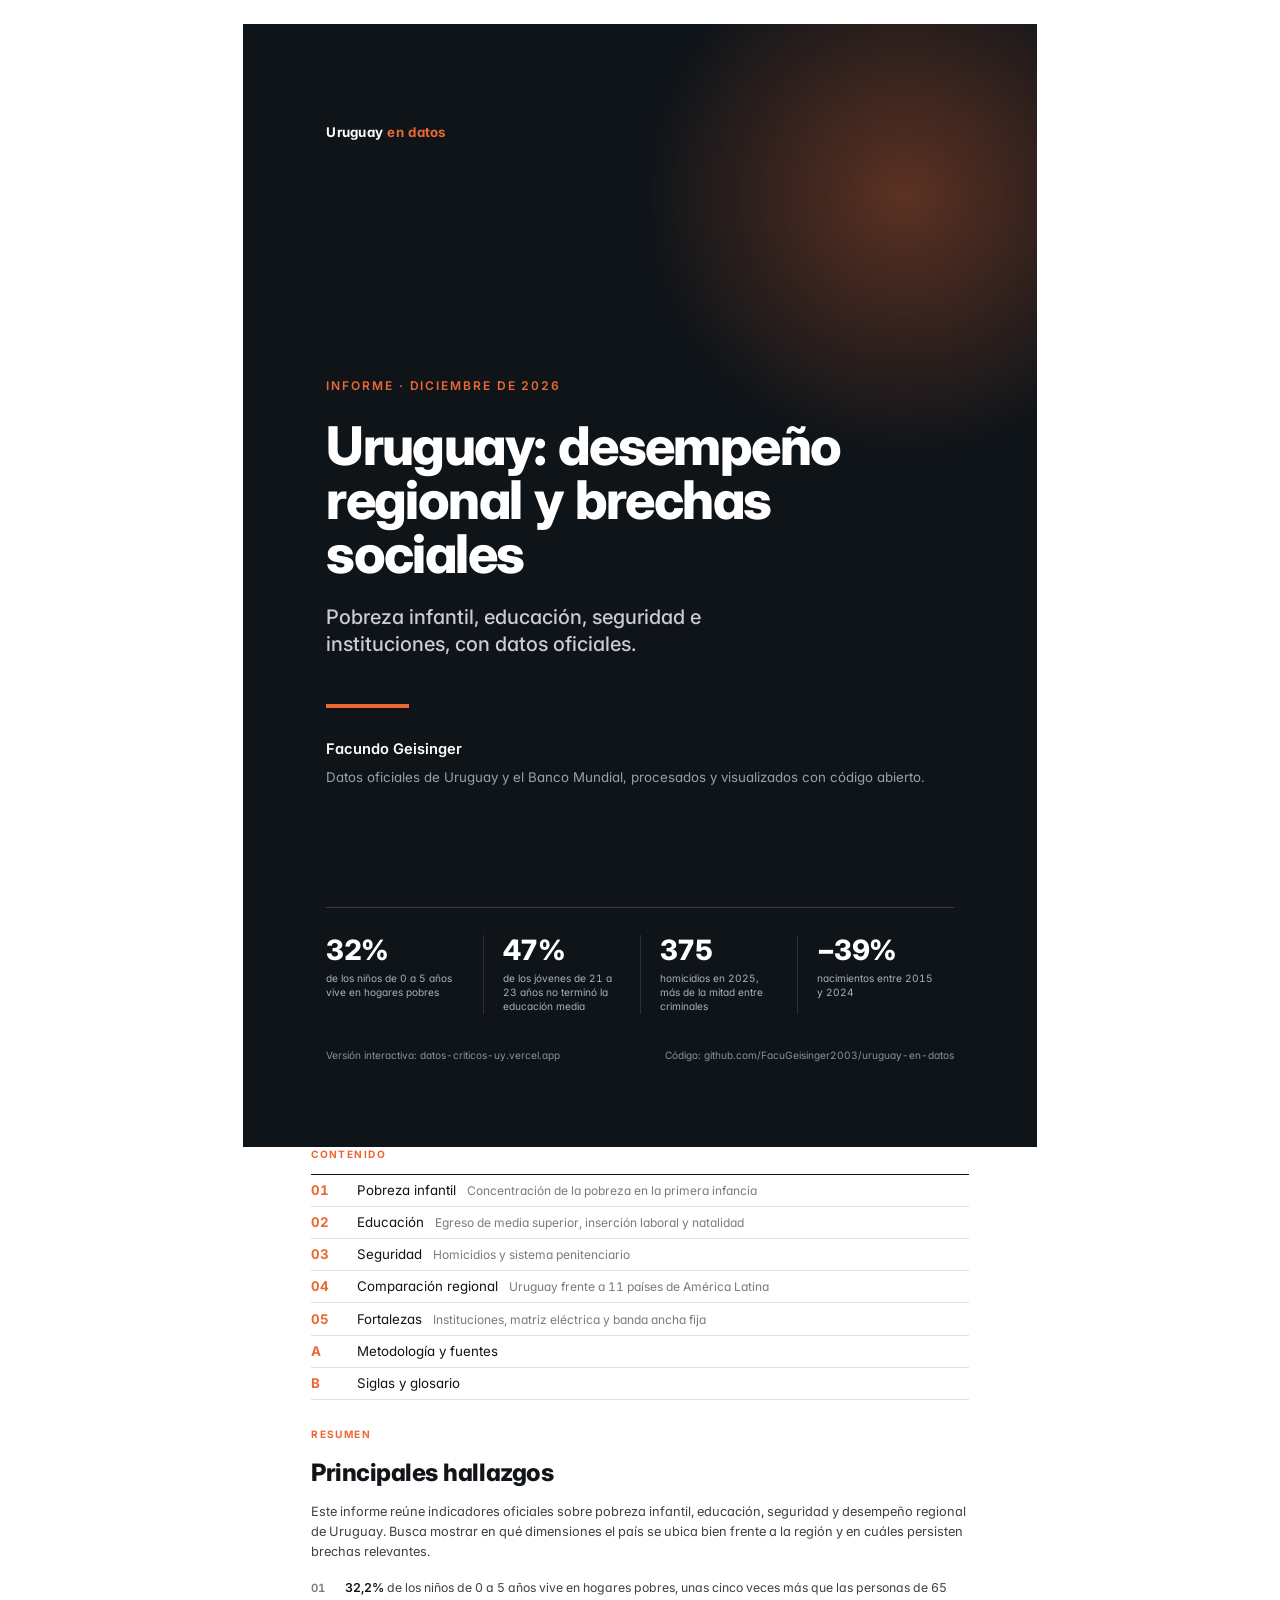
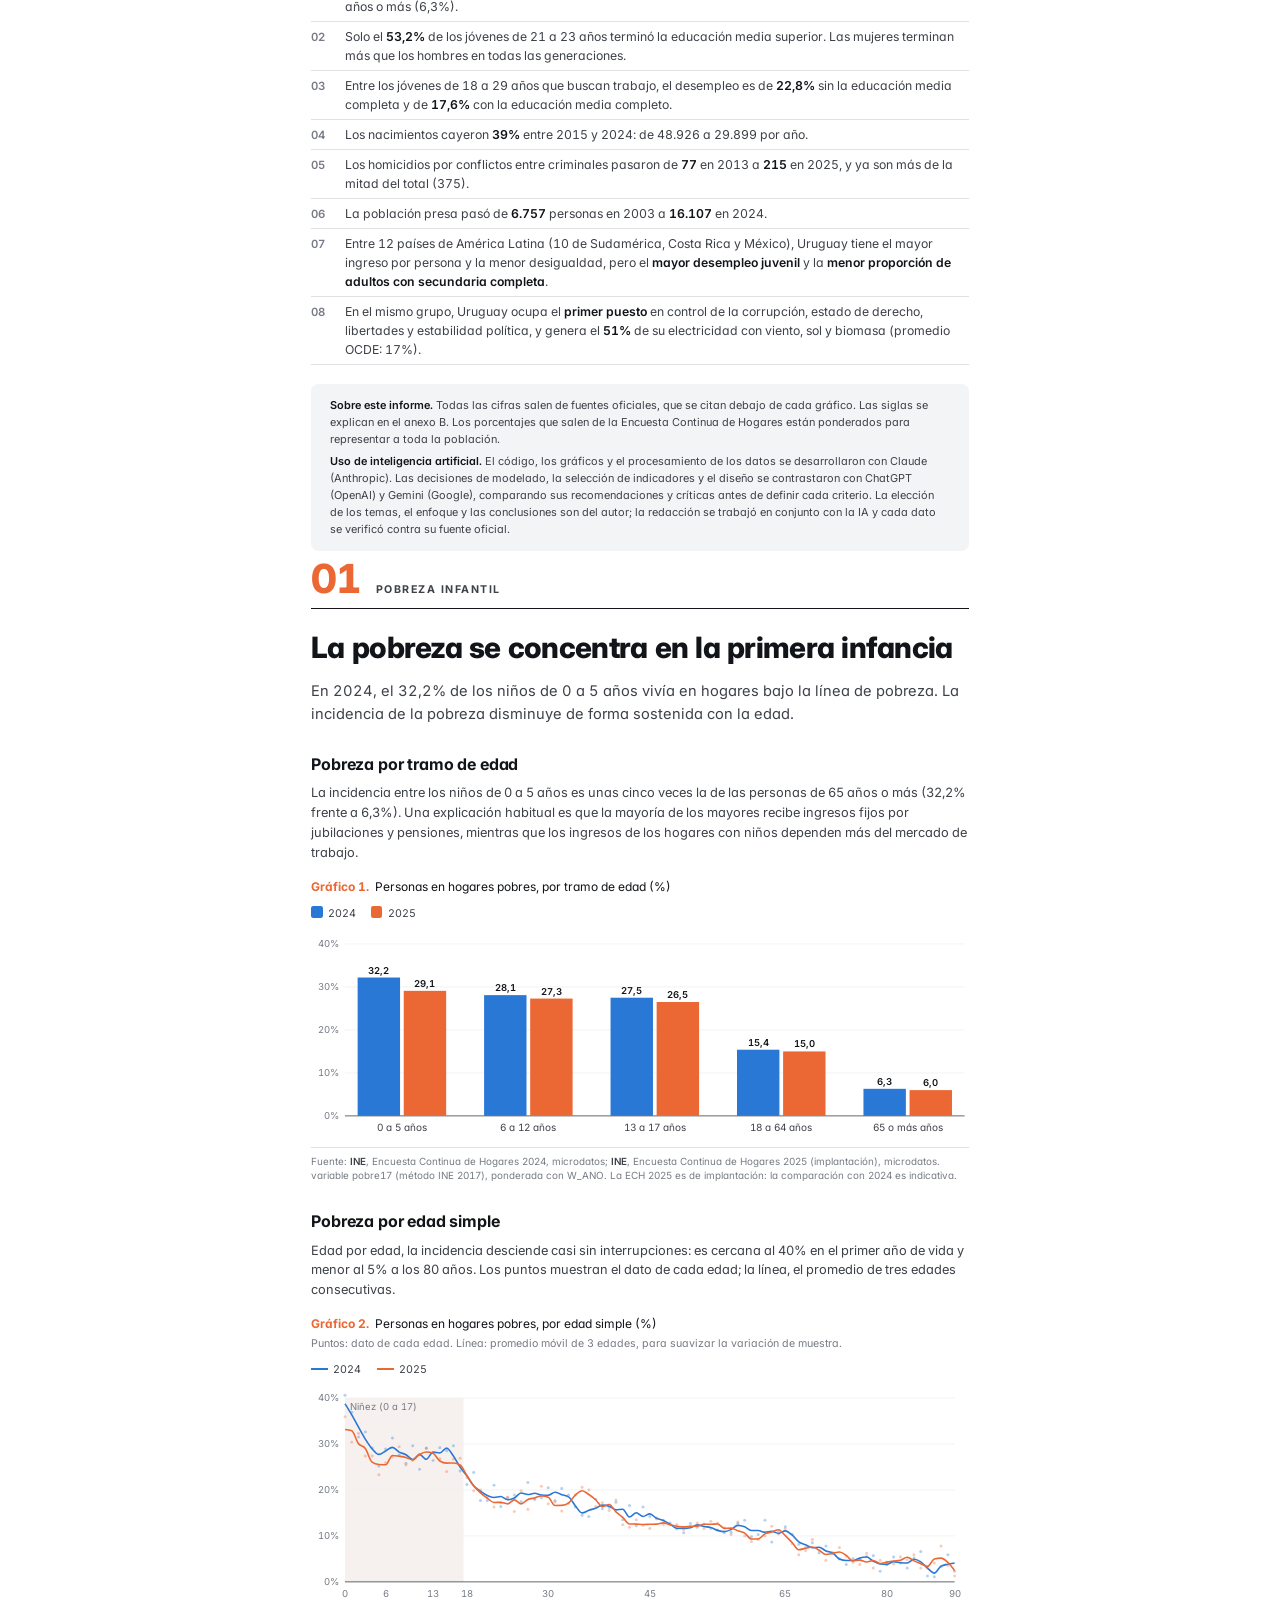
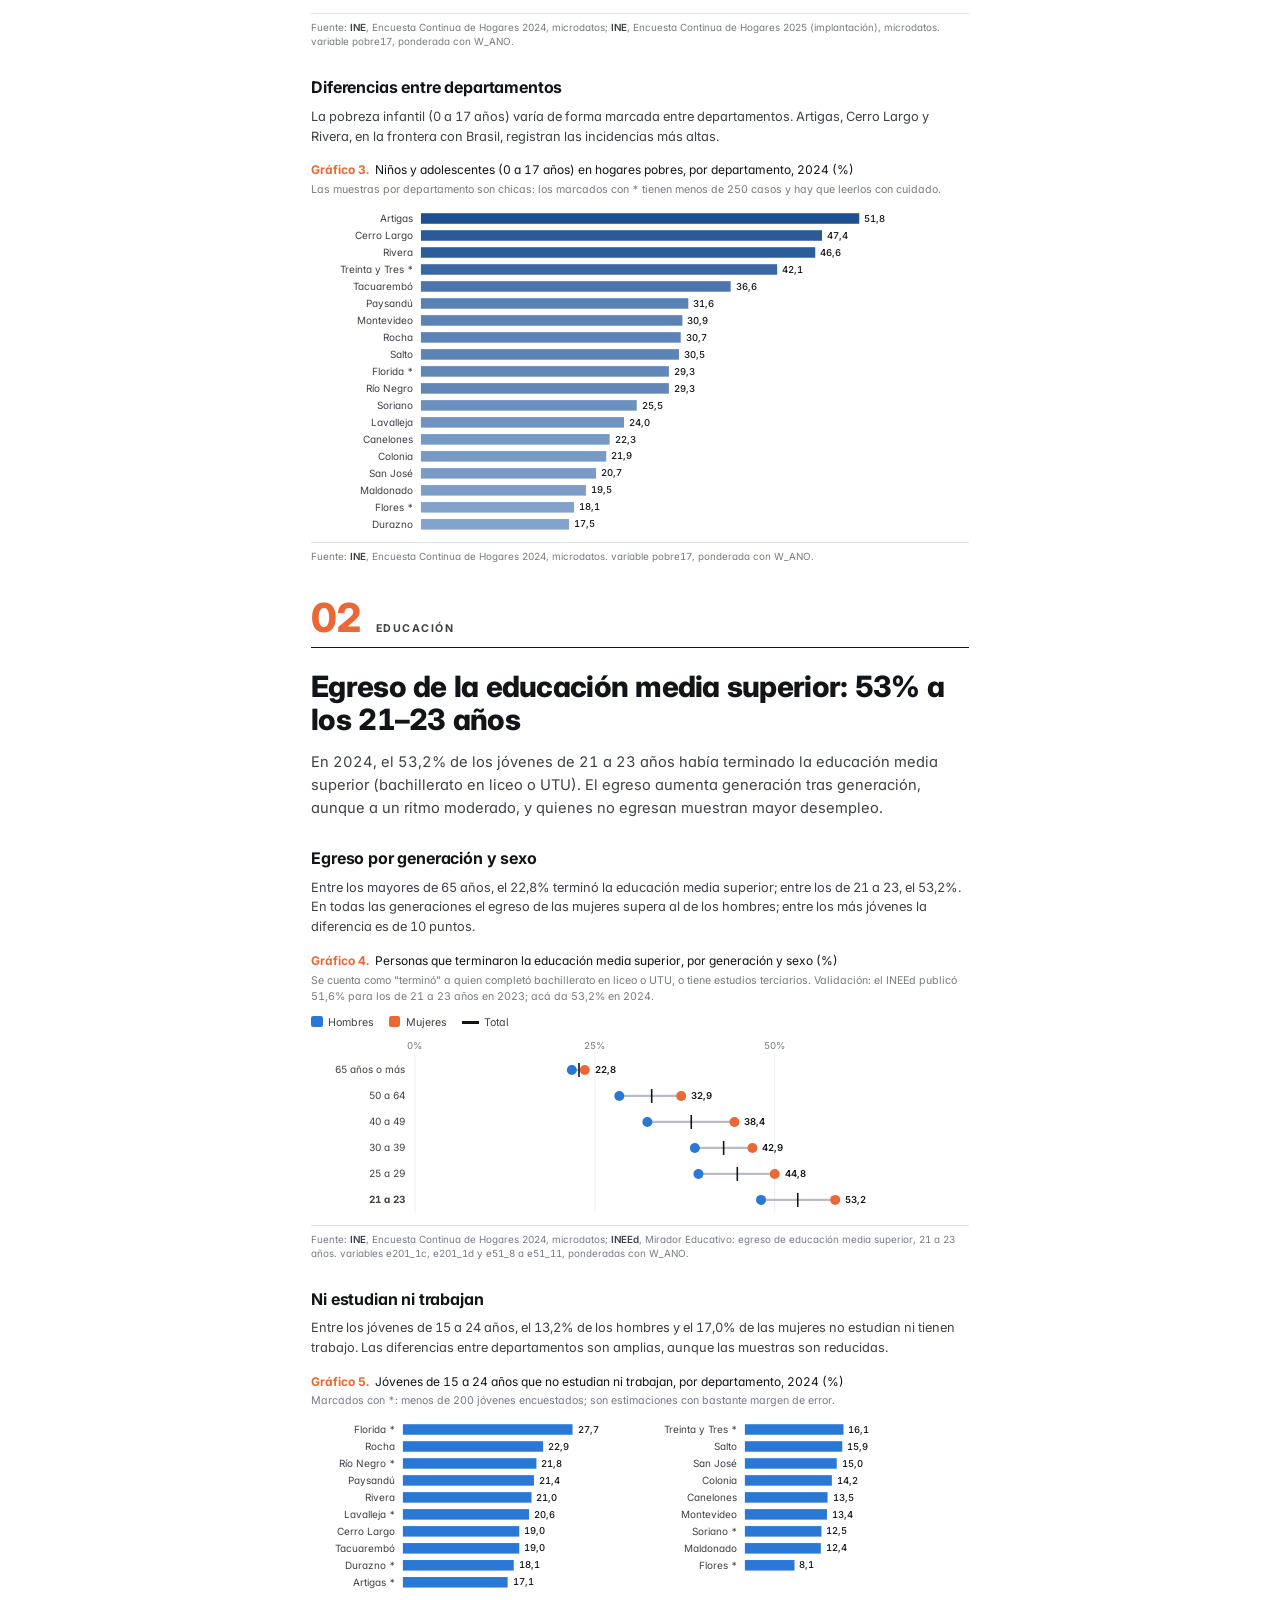
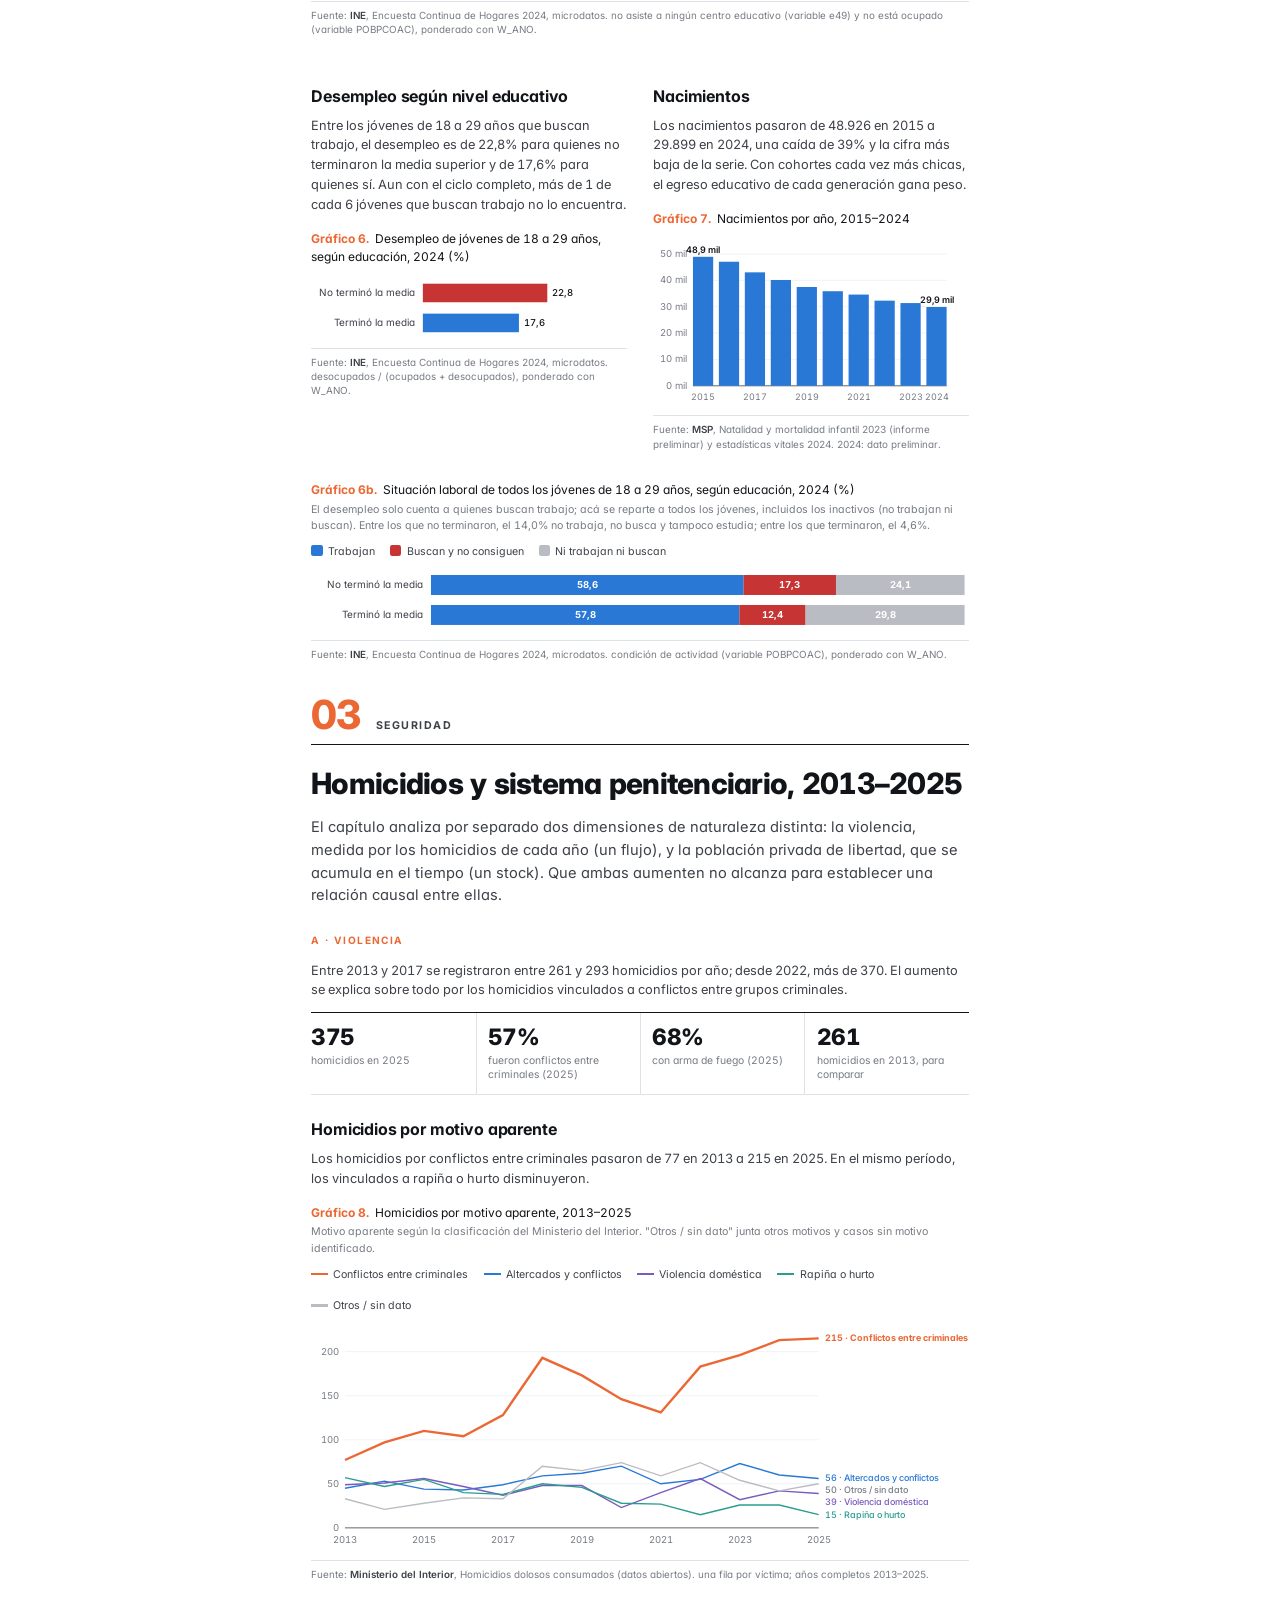
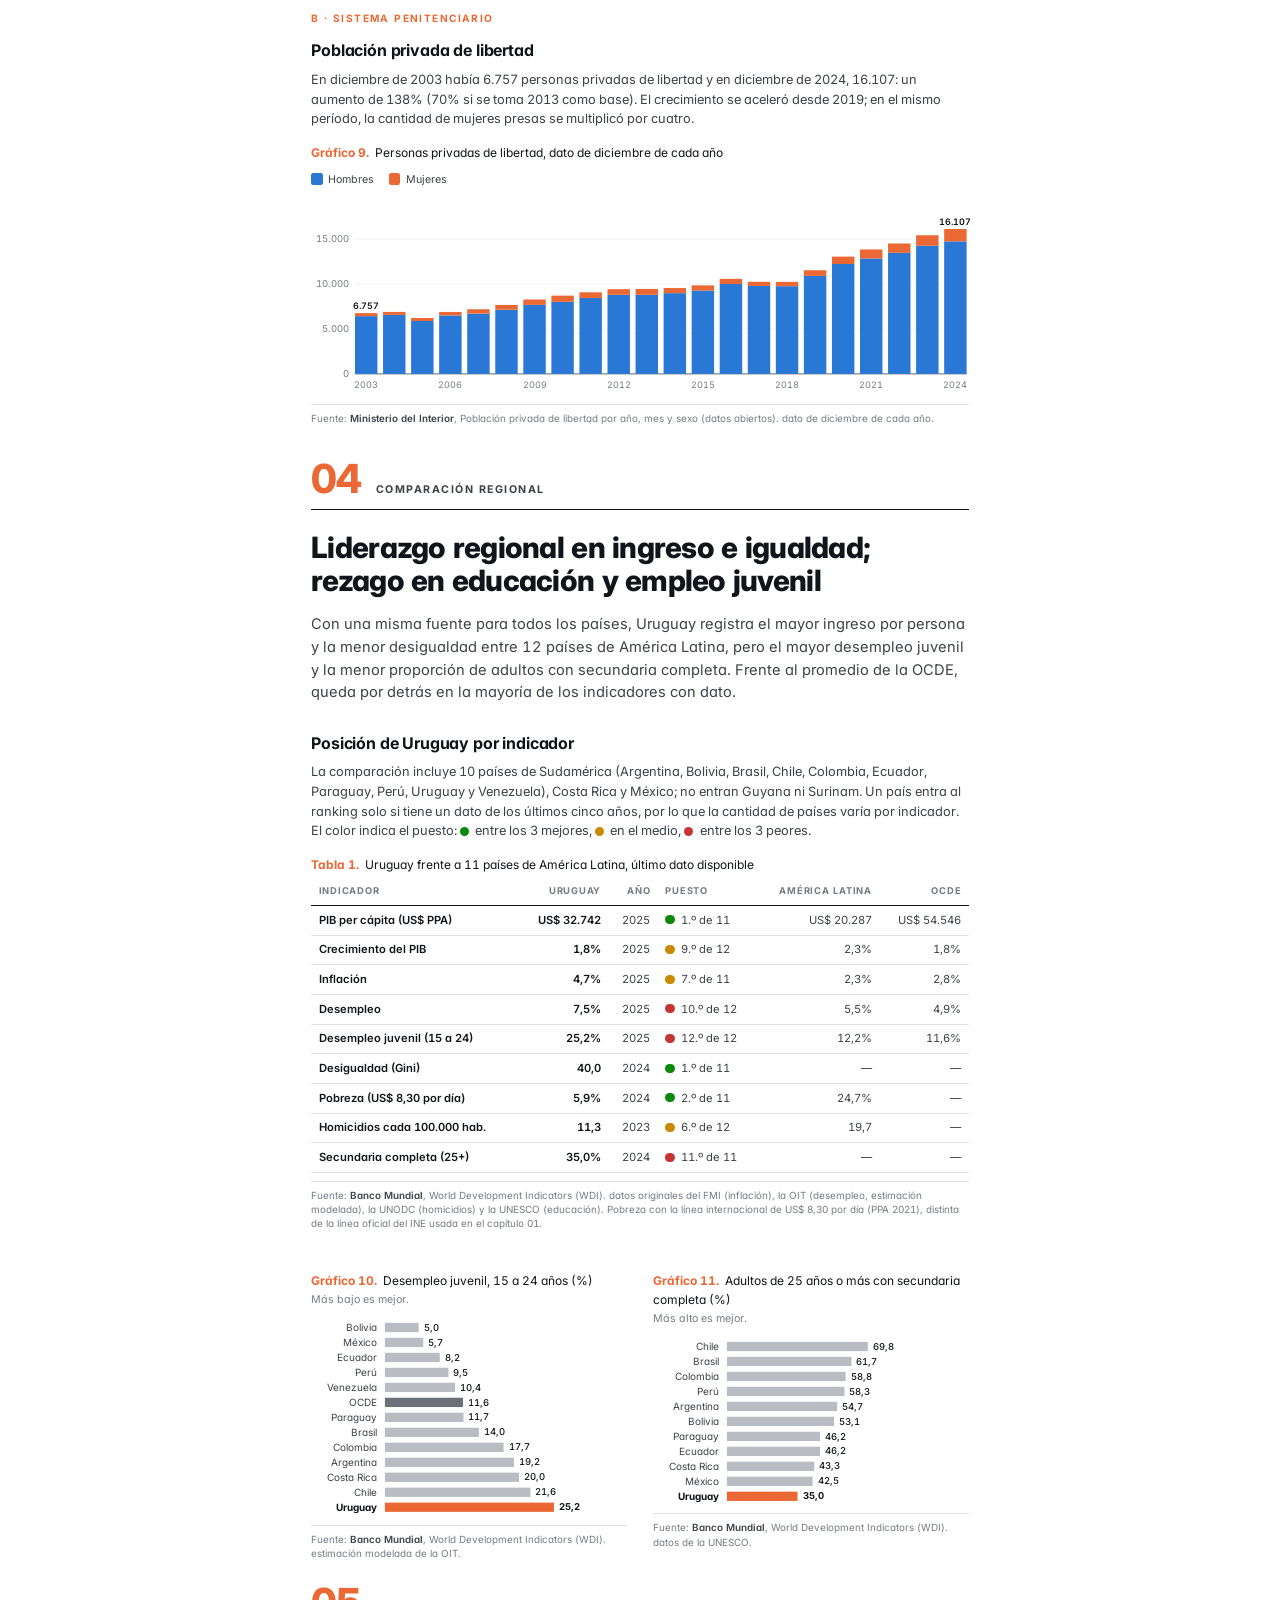
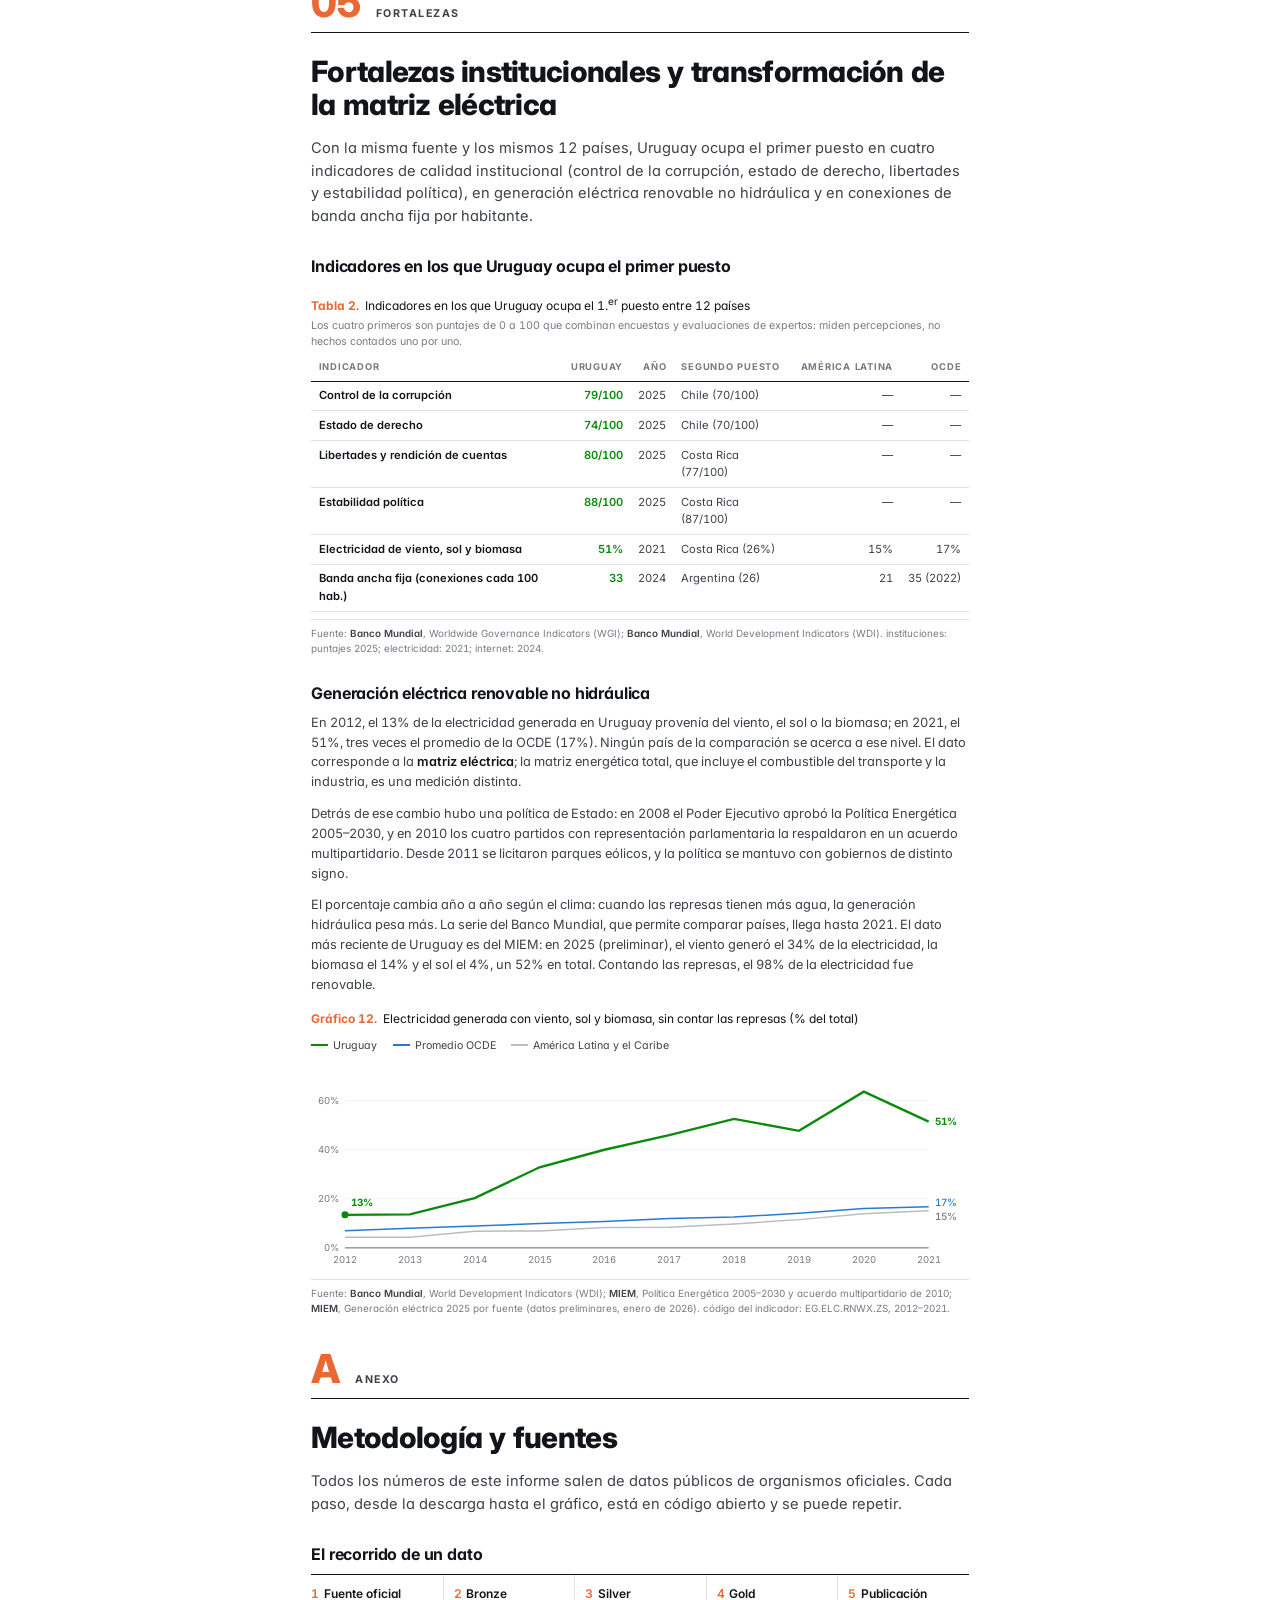
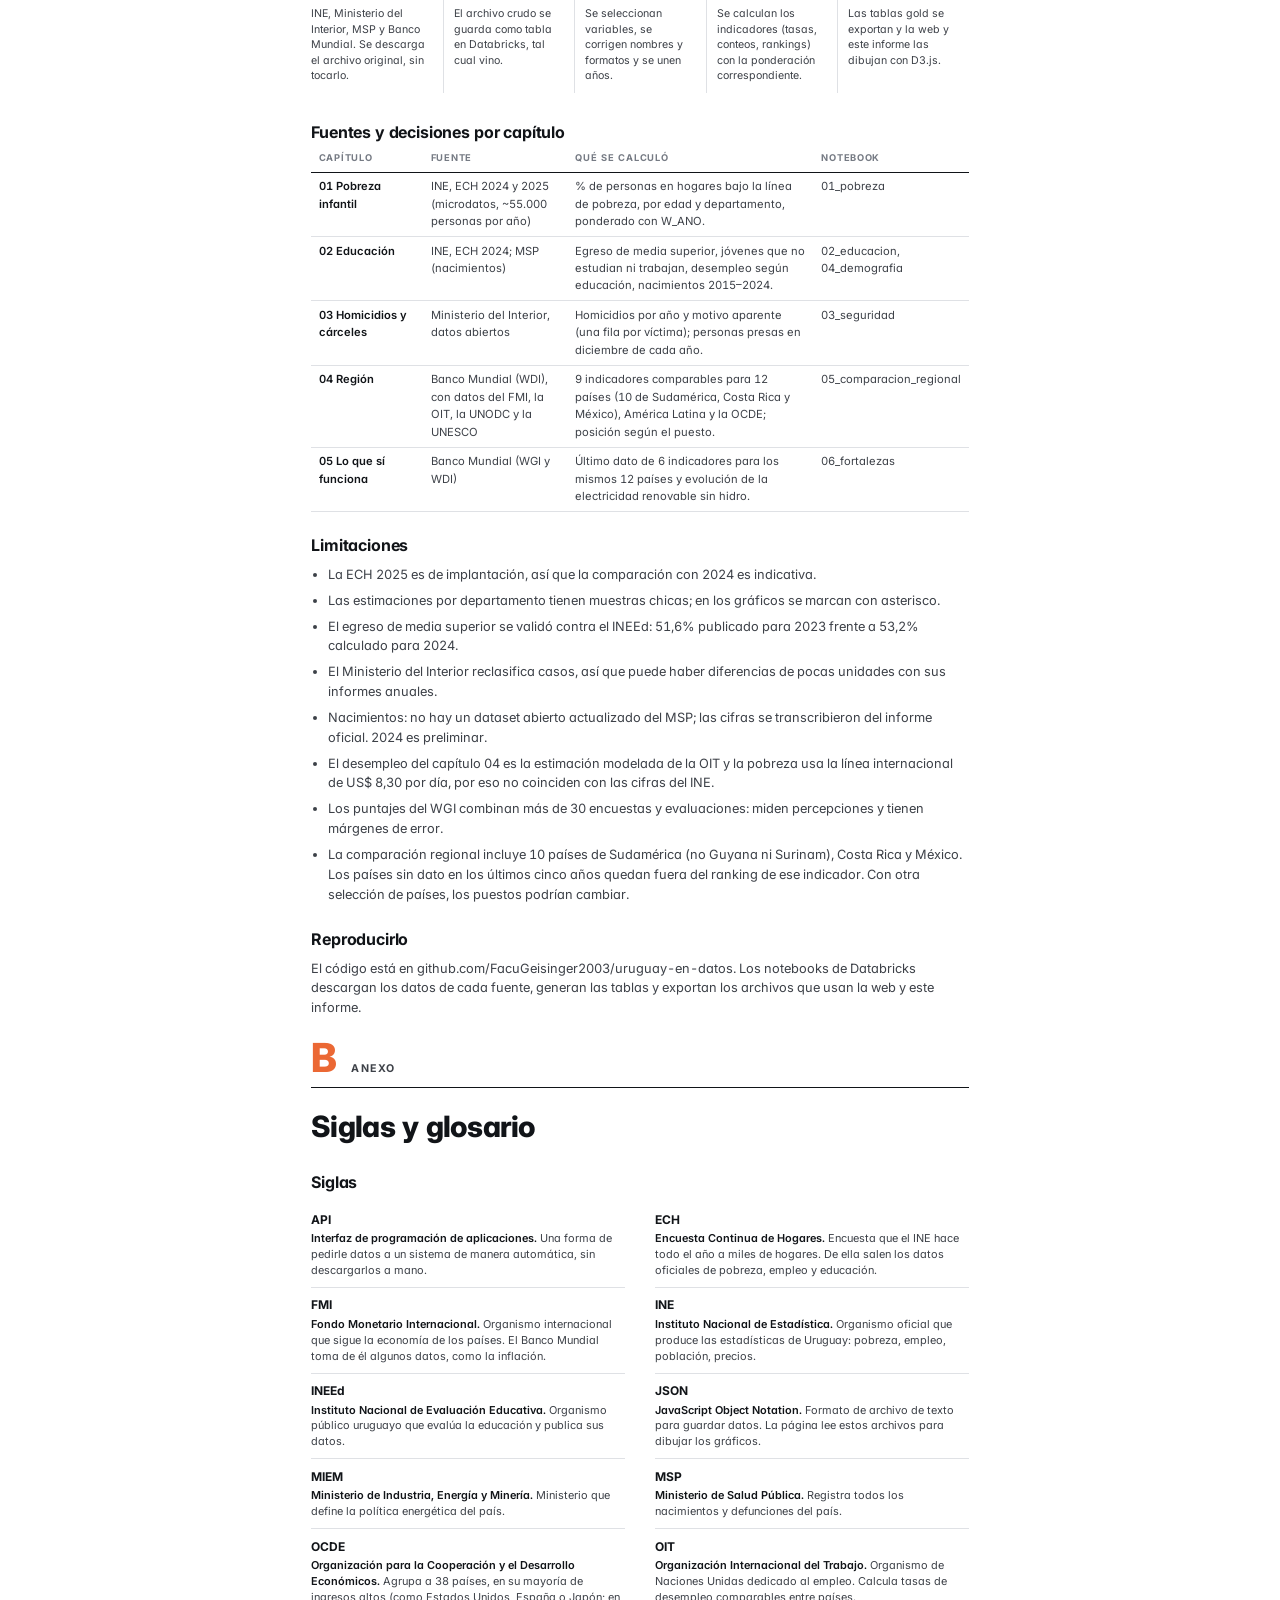
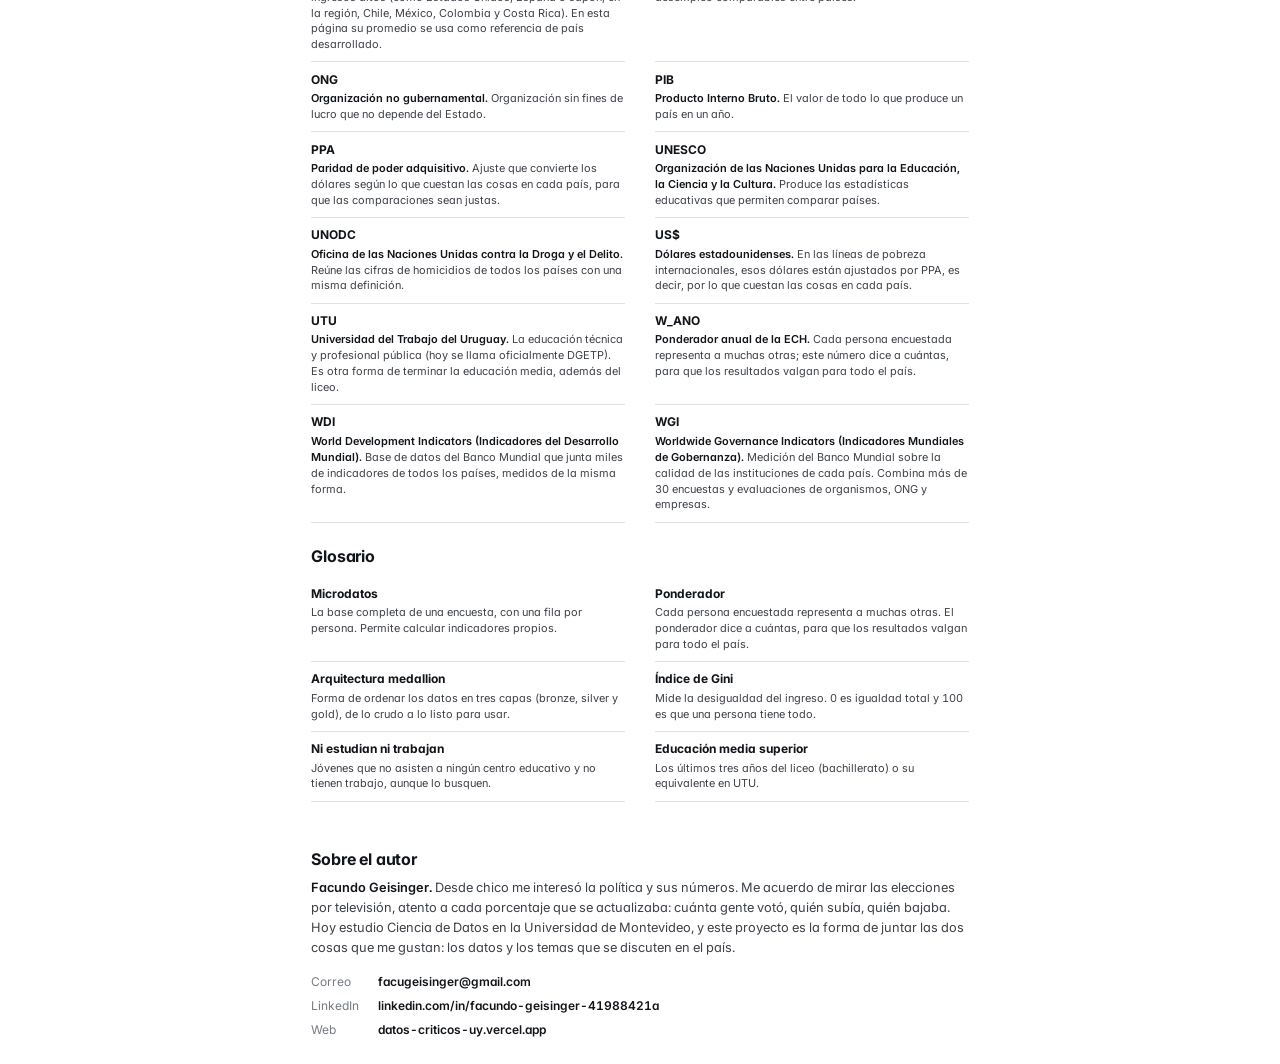
<file: informe.html>
<!doctype html>
<html lang="es">
<head>
<meta charset="utf-8">
<meta name="viewport" content="width=device-width, initial-scale=1">
<title>Uruguay en datos · Informe</title>
<meta name="robots" content="noindex">
<link href="https://fonts.googleapis.com/css2?family=Inter:wght@400;500;600;700;800&display=swap" rel="stylesheet">
<style>
  /* Informe para imprimir en A4. Se genera con scripts/generar_informe.js */
  @page { size: A4; margin: 20mm 18mm 20mm; }
  @page :first { margin: 0; }
  :root {
    --ink: #111418; --ink-2: #3d4148; --muted: #767b84; --line: #dfe1e5; --soft: #f3f4f6;
    --acc: #eb6834; --blue: #2a78d6; --gray: #b9bcc2; --good: #0a8a0a; --warn: #c98a00; --bad: #c63434;
  }
  * { box-sizing: border-box; }
  html { -webkit-print-color-adjust: exact; print-color-adjust: exact; }
  body { margin: 0; font-family: Inter, system-ui, sans-serif; color: var(--ink); font-size: 9.6pt; line-height: 1.55;
    font-feature-settings: "tnum" 1, "cv11" 1; background: #fff; }
  /* en pantalla, simular la hoja */
  @media screen { body { max-width: 174mm; margin: 24px auto; } }

  p { margin: 0 0 9pt; color: var(--ink-2); text-align: left; hyphens: auto; }
  b, strong { color: var(--ink); font-weight: 600; }
  h1, h2, h3, h4 { color: var(--ink); margin: 0; letter-spacing: -0.01em; }
  h3 { font-size: 12pt; font-weight: 700; margin: 16pt 0 5pt; break-after: avoid; }
  .page-break { break-before: page; }

  /* ---------- portada ---------- */
  .cover { height: 297mm; width: 210mm; background: #0f1419; color: #fff; padding: 26mm 22mm 22mm; display: flex; flex-direction: column;
    position: relative; overflow: hidden; break-after: page; }
  @media screen { .cover { margin-left: -18mm; } }
  .cover::before { content: ""; position: absolute; right: -40mm; top: -30mm; width: 150mm; height: 150mm; border-radius: 50%;
    background: radial-gradient(circle, rgba(235,104,52,.35), rgba(235,104,52,0) 65%); }
  .cover .brand { font-size: 10pt; font-weight: 700; letter-spacing: .02em; }
  .cover .brand span { color: var(--acc); }
  .cover .kind { margin-top: 62mm; font-size: 9pt; font-weight: 600; letter-spacing: .16em; text-transform: uppercase; color: var(--acc); }
  .cover h1 { font-size: 40pt; line-height: 1.02; font-weight: 800; letter-spacing: -0.03em; margin-top: 6mm; color: #fff; }
  .cover .sub { font-size: 15pt; line-height: 1.35; color: #c9ccd1; margin-top: 6mm; max-width: 130mm; font-weight: 500; }
  .cover .rule { width: 22mm; height: 1.2mm; background: var(--acc); margin: 12mm 0 8mm; }
  .cover .who { font-size: 11pt; color: #fff; font-weight: 600; }
  .cover .when { font-size: 10pt; color: #9aa0a8; margin-top: 1.5mm; }
  .cover .kpis { margin-top: auto; display: grid; grid-template-columns: repeat(4, 1fr); gap: 0; border-top: 1px solid rgba(255,255,255,.18); padding-top: 7mm; }
  .cover .kpi { padding-right: 5mm; }
  .cover .kpi + .kpi { padding-left: 5mm; border-left: 1px solid rgba(255,255,255,.12); }
  .cover .kpi b { display: block; font-size: 21pt; font-weight: 800; color: #fff; letter-spacing: -0.02em; line-height: 1.1; }
  .cover .kpi span { display: block; font-size: 7.6pt; color: #aab0b8; line-height: 1.4; margin-top: 1.5mm; }
  .cover .foot { margin-top: 9mm; font-size: 7.6pt; color: #8b9199; display: flex; justify-content: space-between; }

  /* ---------- índice y resumen ---------- */
  .label { font-size: 7.6pt; font-weight: 700; letter-spacing: .14em; text-transform: uppercase; color: var(--acc); margin-bottom: 3mm; }
  .toc { list-style: none; margin: 0 0 7mm; padding: 0; border-top: 1px solid var(--ink); }
  .toc li { display: grid; grid-template-columns: 12mm 1fr; padding: 1.4mm 0; border-bottom: 1px solid var(--line); font-size: 10pt; }
  .toc li span:first-child { color: var(--acc); font-weight: 700; }
  .toc li em { font-style: normal; color: var(--muted); font-size: 9pt; margin-left: 2mm; }
  .h-sec { font-size: 18pt; font-weight: 800; letter-spacing: -0.02em; margin-bottom: 3mm; }
  .findings { counter-reset: f; list-style: none; padding: 0; margin: 0; }
  .findings li { counter-increment: f; display: grid; grid-template-columns: 9mm 1fr; padding: 1.3mm 0; font-size: 9.2pt; border-bottom: 1px solid var(--line); break-inside: avoid; }
  .findings li::before { content: counter(f, decimal-leading-zero); color: var(--muted); font-weight: 600; font-size: 8.5pt; padding-top: .5mm; }
  .findings li p { margin: 0; }
  .note-box { background: var(--soft); border-radius: 2mm; padding: 3.5mm 5mm; margin-top: 5mm; font-size: 8.2pt; break-inside: avoid; }
  .note-box p { margin: 0 0 4pt; } .note-box p:last-child { margin: 0; }

  /* ---------- capítulos ---------- */
  .ch-head { break-before: page; padding-top: 2mm; margin-bottom: 7mm; }
  .ch-num { display: flex; align-items: baseline; gap: 4mm; border-bottom: 1px solid var(--ink); padding-bottom: 2.5mm; margin-bottom: 6mm; }
  .ch-num b { font-size: 30pt; font-weight: 800; color: var(--acc); line-height: 1; letter-spacing: -0.03em; }
  .ch-num span { font-size: 8pt; font-weight: 700; letter-spacing: .14em; text-transform: uppercase; color: var(--ink-2); }
  .ch-head h2 { font-size: 22pt; line-height: 1.12; font-weight: 800; letter-spacing: -0.025em; margin-bottom: 4mm; }
  .ch-head .lede { font-size: 11pt; line-height: 1.55; color: var(--ink-2); }

  /* ---------- figuras y tablas ---------- */
  figure { margin: 4mm 0 7mm; break-inside: avoid; }
  figcaption.top { font-size: 9pt; color: var(--ink); margin-bottom: 2.5mm; }
  figcaption.top b { color: var(--acc); font-weight: 700; margin-right: 1.5mm; }
  figcaption.top em { display: block; font-style: normal; color: var(--muted); font-size: 8pt; margin-top: .5mm; }
  .src { font-size: 7.4pt; color: var(--muted); margin-top: 2mm; padding-top: 1.6mm; border-top: 1px solid var(--line); line-height: 1.45; }
  .src b { color: var(--ink-2); font-weight: 600; }
  .chart svg { display: block; width: 100%; height: auto; overflow: visible; }
  .chart text { font-family: Inter, sans-serif; }
  .legend { display: flex; flex-wrap: wrap; gap: 4mm; font-size: 8pt; color: var(--ink-2); margin: 0 0 2mm; padding: 0; list-style: none; }
  .legend i { display: inline-block; width: 3mm; height: 3mm; border-radius: .6mm; margin-right: 1.4mm; vertical-align: -0.3mm; }
  .legend i.line { height: .7mm; border-radius: 0; vertical-align: .6mm; width: 4.5mm; }
  .two { display: grid; grid-template-columns: 1fr 1fr; gap: 7mm; }
  .two figure { margin-bottom: 4mm; }
  table.t { width: 100%; border-collapse: collapse; font-size: 8.4pt; }
  table.t th { text-align: left; font-size: 7pt; font-weight: 700; letter-spacing: .08em; text-transform: uppercase; color: var(--muted);
    border-bottom: 1px solid var(--ink); padding: 0 2mm 1.6mm; vertical-align: bottom; }
  table.t td { padding: 1.5mm 2mm; border-bottom: 1px solid var(--line); vertical-align: top; color: var(--ink-2); }
  table.t td.n, table.t th.n { text-align: right; font-variant-numeric: tabular-nums; white-space: nowrap; }
  table.t td:first-child { color: var(--ink); font-weight: 600; }
  table.t tr { break-inside: avoid; }
  .dot { display: inline-block; width: 2.4mm; height: 2.4mm; border-radius: 50%; margin-right: 1.6mm; vertical-align: -0.2mm; }
  .stats { display: grid; grid-template-columns: repeat(4, 1fr); border-top: 1px solid var(--ink); border-bottom: 1px solid var(--line); margin: 3mm 0 6mm; break-inside: avoid; }
  .stats div { padding: 3mm 3mm 3mm 0; } .stats div + div { padding-left: 3mm; border-left: 1px solid var(--line); }
  .stats b { display: block; font-size: 17pt; font-weight: 800; letter-spacing: -0.02em; line-height: 1.15; }
  .stats span { display: block; font-size: 7.8pt; color: var(--muted); line-height: 1.35; margin-top: 1mm; }
  .pull { border-left: 1.2mm solid var(--acc); padding: 1mm 0 1mm 5mm; margin: 7mm 0; font-size: 12pt; line-height: 1.5; color: var(--ink); font-weight: 500; break-inside: avoid; }
  .small { font-size: 8pt; color: var(--muted); }

  /* ---------- metodología y anexos ---------- */
  .steps { display: grid; grid-template-columns: repeat(5, 1fr); gap: 0; border-top: 1px solid var(--ink); margin: 2mm 0 7mm; break-inside: avoid; }
  .steps div { padding: 2.6mm 2.6mm 2.6mm 0; font-size: 8pt; color: var(--ink-2); line-height: 1.45; }
  .steps div + div { padding-left: 2.6mm; border-left: 1px solid var(--line); }
  .steps b { display: block; font-size: 9pt; color: var(--ink); margin-bottom: 1mm; }
  .steps b i { font-style: normal; color: var(--acc); margin-right: 1.2mm; }
  dl.gl { display: grid; grid-template-columns: 1fr 1fr; column-gap: 8mm; margin: 2mm 0 0; }
  dl.gl > div { padding: 2.2mm 0; border-bottom: 1px solid var(--line); break-inside: avoid; }
  dl.gl dt { font-weight: 700; font-size: 9pt; }
  dl.gl dd { margin: .5mm 0 0; font-size: 8.2pt; color: var(--ink-2); line-height: 1.45; }
  dl.gl dd b { font-weight: 600; }
  ul.lim { margin: 0 0 6mm; padding-left: 4.5mm; color: var(--ink-2); }
  ul.lim li { margin-bottom: 1.6mm; }
  .contact { display: grid; grid-template-columns: auto 1fr; gap: 1.5mm 5mm; font-size: 9pt; margin-top: 4mm; }
  .contact span { color: var(--muted); }
</style>
</head>
<body>

<!-- ============ PORTADA ============ -->
<section class="cover">
  <div class="brand">Uruguay <span>en datos</span></div>
  <div class="kind">Informe · <span id="mes"></span></div>
  <h1>Uruguay: desempeño regional y brechas sociales</h1>
  <div class="sub">Pobreza infantil, educación, seguridad e instituciones, con datos oficiales.</div>
  <div class="rule"></div>
  <div class="who">Facundo Geisinger</div>
  <div class="when">Datos oficiales de Uruguay y el Banco Mundial, procesados y visualizados con código abierto.</div>
  <div class="kpis" id="cover-kpis"></div>
  <div class="foot"><span>Versión interactiva: datos-criticos-uy.vercel.app</span><span>Código: github.com/FacuGeisinger2003/uruguay-en-datos</span></div>
</section>

<!-- ============ ÍNDICE + RESUMEN ============ -->
<section>
  <div class="label">Contenido</div>
  <ol class="toc">
    <li><span>01</span><span>Pobreza infantil <em>Concentración de la pobreza en la primera infancia</em></span></li>
    <li><span>02</span><span>Educación <em>Egreso de media superior, inserción laboral y natalidad</em></span></li>
    <li><span>03</span><span>Seguridad <em>Homicidios y sistema penitenciario</em></span></li>
    <li><span>04</span><span>Comparación regional <em>Uruguay frente a 11 países de América Latina</em></span></li>
    <li><span>05</span><span>Fortalezas <em>Instituciones, matriz eléctrica y banda ancha fija</em></span></li>
    <li><span>A</span><span>Metodología y fuentes</span></li>
    <li><span>B</span><span>Siglas y glosario</span></li>
  </ol>

  <div class="label">Resumen</div>
  <h2 class="h-sec">Principales hallazgos</h2>
  <p>Este informe reúne indicadores oficiales sobre pobreza infantil, educación, seguridad y desempeño regional de Uruguay. Busca mostrar en qué dimensiones el país se ubica bien frente a la región y en cuáles persisten brechas relevantes.</p>
  <ol class="findings">
    <li><p><b>32,2%</b> de los niños de 0 a 5 años vive en hogares pobres, unas cinco veces más que las personas de 65 años o más (6,3%).</p></li>
    <li><p>Solo el <b>53,2%</b> de los jóvenes de 21 a 23 años terminó la educación media superior. Las mujeres terminan más que los hombres en todas las generaciones.</p></li>
    <li><p>Entre los jóvenes de 18 a 29 años que buscan trabajo, el desempleo es de <b>22,8%</b> sin la educación media completa y de <b>17,6%</b> con la educación media completo.</p></li>
    <li><p>Los nacimientos cayeron <b>39%</b> entre 2015 y 2024: de 48.926 a 29.899 por año.</p></li>
    <li><p>Los homicidios por conflictos entre criminales pasaron de <b>77</b> en 2013 a <b>215</b> en 2025, y ya son más de la mitad del total (375).</p></li>
    <li><p>La población presa pasó de <b>6.757</b> personas en 2003 a <b>16.107</b> en 2024.</p></li>
    <li><p>Entre 12 países de América Latina (10 de Sudamérica, Costa Rica y México), Uruguay tiene el mayor ingreso por persona y la menor desigualdad, pero el <b>mayor desempleo juvenil</b> y la <b>menor proporción de adultos con secundaria completa</b>.</p></li>
    <li><p>En el mismo grupo, Uruguay ocupa el <b>primer puesto</b> en control de la corrupción, estado de derecho, libertades y estabilidad política, y genera el <b>51%</b> de su electricidad con viento, sol y biomasa (promedio OCDE: 17%).</p></li>
  </ol>
  <div class="note-box">
    <p><b>Sobre este informe.</b> Todas las cifras salen de fuentes oficiales, que se citan debajo de cada gráfico. Las siglas se explican en el anexo B. Los porcentajes que salen de la Encuesta Continua de Hogares están ponderados para representar a toda la población.</p>
    <p><b>Uso de inteligencia artificial.</b> El código, los gráficos y el procesamiento de los datos se desarrollaron con Claude (Anthropic). Las decisiones de modelado, la selección de indicadores y el diseño se contrastaron con ChatGPT (OpenAI) y Gemini (Google), comparando sus recomendaciones y críticas antes de definir cada criterio. La elección de los temas, el enfoque y las conclusiones son del autor; la redacción se trabajó en conjunto con la IA y cada dato se verificó contra su fuente oficial.</p>
  </div>
</section>

<!-- ============ 01 ============ -->
<header class="ch-head">
  <div class="ch-num"><b>01</b><span>Pobreza infantil</span></div>
  <h2>La pobreza se concentra en la primera infancia</h2>
  <p class="lede">En 2024, el 32,2% de los niños de 0 a 5 años vivía en hogares bajo la línea de pobreza. La incidencia de la pobreza disminuye de forma sostenida con la edad.</p>
</header>

<h3>Pobreza por tramo de edad</h3>
<p>La incidencia entre los niños de 0 a 5 años es unas cinco veces la de las personas de 65 años o más (32,2% frente a 6,3%). Una explicación habitual es que la mayoría de los mayores recibe ingresos fijos por jubilaciones y pensiones, mientras que los ingresos de los hogares con niños dependen más del mercado de trabajo.</p>
<figure>
  <figcaption class="top"><b>Gráfico 1.</b>Personas en hogares pobres, por tramo de edad (%)</figcaption>
  <ul class="legend" id="lg-tramo"></ul>
  <div class="chart" id="g-tramo"></div>
  <div class="src" data-fuente="ech2024,ech2025" data-det="variable pobre17 (método INE 2017), ponderada con W_ANO. La ECH 2025 es de implantación: la comparación con 2024 es indicativa."></div>
</figure>

<h3>Pobreza por edad simple</h3>
<p>Edad por edad, la incidencia desciende casi sin interrupciones: es cercana al 40% en el primer año de vida y menor al 5% a los 80 años. Los puntos muestran el dato de cada edad; la línea, el promedio de tres edades consecutivas.</p>
<figure>
  <figcaption class="top"><b>Gráfico 2.</b>Personas en hogares pobres, por edad simple (%)<em>Puntos: dato de cada edad. Línea: promedio móvil de 3 edades, para suavizar la variación de muestra.</em></figcaption>
  <ul class="legend" id="lg-edad"></ul>
  <div class="chart" id="g-edad"></div>
  <div class="src" data-fuente="ech2024,ech2025" data-det="variable pobre17, ponderada con W_ANO."></div>
</figure>

<h3>Diferencias entre departamentos</h3>
<p>La pobreza infantil (0 a 17 años) varía de forma marcada entre departamentos. Artigas, Cerro Largo y Rivera, en la frontera con Brasil, registran las incidencias más altas.</p>
<figure>
  <figcaption class="top"><b>Gráfico 3.</b>Niños y adolescentes (0 a 17 años) en hogares pobres, por departamento, 2024 (%)<em>Las muestras por departamento son chicas: los marcados con * tienen menos de 250 casos y hay que leerlos con cuidado.</em></figcaption>
  <div class="chart" id="g-dpto"></div>
  <div class="src" data-fuente="ech2024" data-det="variable pobre17, ponderada con W_ANO."></div>
</figure>

<!-- ============ 02 ============ -->
<header class="ch-head">
  <div class="ch-num"><b>02</b><span>Educación</span></div>
  <h2>Egreso de la educación media superior: 53% a los 21–23 años</h2>
  <p class="lede">En 2024, el 53,2% de los jóvenes de 21 a 23 años había terminado la educación media superior (bachillerato en liceo o UTU). El egreso aumenta generación tras generación, aunque a un ritmo moderado, y quienes no egresan muestran mayor desempleo.</p>
</header>

<h3>Egreso por generación y sexo</h3>
<p>Entre los mayores de 65 años, el 22,8% terminó la educación media superior; entre los de 21 a 23, el 53,2%. En todas las generaciones el egreso de las mujeres supera al de los hombres; entre los más jóvenes la diferencia es de 10 puntos.</p>
<figure>
  <figcaption class="top"><b>Gráfico 4.</b>Personas que terminaron la educación media superior, por generación y sexo (%)<em>Se cuenta como "terminó" a quien completó bachillerato en liceo o UTU, o tiene estudios terciarios. Validación: el INEEd publicó 51,6% para los de 21 a 23 años en 2023; acá da 53,2% en 2024.</em></figcaption>
  <ul class="legend" id="lg-egreso"></ul>
  <div class="chart" id="g-egreso"></div>
  <div class="src" data-fuente="ech2024,ineed" data-det="variables e201_1c, e201_1d y e51_8 a e51_11, ponderadas con W_ANO."></div>
</figure>

<h3>Ni estudian ni trabajan</h3>
<p>Entre los jóvenes de 15 a 24 años, el 13,2% de los hombres y el 17,0% de las mujeres no estudian ni tienen trabajo. Las diferencias entre departamentos son amplias, aunque las muestras son reducidas.</p>
<figure>
  <figcaption class="top"><b>Gráfico 5.</b>Jóvenes de 15 a 24 años que no estudian ni trabajan, por departamento, 2024 (%)<em>Marcados con *: menos de 200 jóvenes encuestados; son estimaciones con bastante margen de error.</em></figcaption>
  <div class="chart" id="g-nini"></div>
  <div class="src" data-fuente="ech2024" data-det="no asiste a ningún centro educativo (variable e49) y no está ocupado (variable POBPCOAC), ponderado con W_ANO."></div>
</figure>

<div class="two">
  <div>
    <h3>Desempleo según nivel educativo</h3>
    <p>Entre los jóvenes de 18 a 29 años que buscan trabajo, el desempleo es de 22,8% para quienes no terminaron la media superior y de 17,6% para quienes sí. Aun con el ciclo completo, más de 1 de cada 6 jóvenes que buscan trabajo no lo encuentra.</p>
    <figure>
      <figcaption class="top"><b>Gráfico 6.</b>Desempleo de jóvenes de 18 a 29 años, según educación, 2024 (%)</figcaption>
      <div class="chart" id="g-desemp"></div>
      <div class="src" data-fuente="ech2024" data-det="desocupados / (ocupados + desocupados), ponderado con W_ANO."></div>
    </figure>
  </div>
  <div>
    <h3>Nacimientos</h3>
    <p>Los nacimientos pasaron de 48.926 en 2015 a 29.899 en 2024, una caída de 39% y la cifra más baja de la serie. Con cohortes cada vez más chicas, el egreso educativo de cada generación gana peso.</p>
    <figure>
      <figcaption class="top"><b>Gráfico 7.</b>Nacimientos por año, 2015–2024</figcaption>
      <div class="chart" id="g-nac"></div>
      <div class="src" data-fuente="msp_nacimientos" data-det="2024: dato preliminar."></div>
    </figure>
  </div>
</div>

<figure id="fig-actividad" hidden>
  <figcaption class="top"><b>Gráfico 6b.</b>Situación laboral de todos los jóvenes de 18 a 29 años, según educación, 2024 (%)<em>El desempleo solo cuenta a quienes buscan trabajo; acá se reparte a todos los jóvenes, incluidos los inactivos (no trabajan ni buscan). Entre los que no terminaron, el 14,0% no trabaja, no busca y tampoco estudia; entre los que terminaron, el 4,6%.</em></figcaption>
  <ul class="legend" id="lg-act"></ul>
  <div class="chart" id="g-act"></div>
  <div class="src" data-fuente="ech2024" data-det="condición de actividad (variable POBPCOAC), ponderado con W_ANO."></div>
</figure>

<!-- ============ 03 ============ -->
<header class="ch-head">
  <div class="ch-num"><b>03</b><span>Seguridad</span></div>
  <h2>Homicidios y sistema penitenciario, 2013–2025</h2>
  <p class="lede">El capítulo analiza por separado dos dimensiones de naturaleza distinta: la violencia, medida por los homicidios de cada año (un flujo), y la población privada de libertad, que se acumula en el tiempo (un stock). Que ambas aumenten no alcanza para establecer una relación causal entre ellas.</p>
</header>
<div class="label" style="margin-top:2mm">A · Violencia</div>
<p>Entre 2013 y 2017 se registraron entre 261 y 293 homicidios por año; desde 2022, más de 370. El aumento se explica sobre todo por los homicidios vinculados a conflictos entre grupos criminales.</p>
<div class="stats" id="seg-stats"></div>

<h3>Homicidios por motivo aparente</h3>
<p>Los homicidios por conflictos entre criminales pasaron de 77 en 2013 a 215 en 2025. En el mismo período, los vinculados a rapiña o hurto disminuyeron.</p>
<figure>
  <figcaption class="top"><b>Gráfico 8.</b>Homicidios por motivo aparente, 2013–2025<em>Motivo aparente según la clasificación del Ministerio del Interior. "Otros / sin dato" junta otros motivos y casos sin motivo identificado.</em></figcaption>
  <ul class="legend" id="lg-mot"></ul>
  <div class="chart" id="g-mot"></div>
  <div class="src" data-fuente="mi_homicidios" data-det="una fila por víctima; años completos 2013–2025."></div>
</figure>

<div class="label" style="margin-top:8mm">B · Sistema penitenciario</div>
<h3 style="margin-top:2mm">Población privada de libertad</h3>
<p>En diciembre de 2003 había 6.757 personas privadas de libertad y en diciembre de 2024, 16.107: un aumento de 138% (70% si se toma 2013 como base). El crecimiento se aceleró desde 2019; en el mismo período, la cantidad de mujeres presas se multiplicó por cuatro.</p>
<figure>
  <figcaption class="top"><b>Gráfico 9.</b>Personas privadas de libertad, dato de diciembre de cada año</figcaption>
  <ul class="legend" id="lg-ppl"></ul>
  <div class="chart" id="g-ppl"></div>
  <div class="src" data-fuente="mi_carceles" data-det="dato de diciembre de cada año."></div>
</figure>

<!-- ============ 04 ============ -->
<header class="ch-head">
  <div class="ch-num"><b>04</b><span>Comparación regional</span></div>
  <h2>Liderazgo regional en ingreso e igualdad; rezago en educación y empleo juvenil</h2>
  <p class="lede">Con una misma fuente para todos los países, Uruguay registra el mayor ingreso por persona y la menor desigualdad entre 12 países de América Latina, pero el mayor desempleo juvenil y la menor proporción de adultos con secundaria completa. Frente al promedio de la OCDE, queda por detrás en la mayoría de los indicadores con dato.</p>
</header>

<h3>Posición de Uruguay por indicador</h3>
<p>La comparación incluye 10 países de Sudamérica (Argentina, Bolivia, Brasil, Chile, Colombia, Ecuador, Paraguay, Perú, Uruguay y Venezuela), Costa Rica y México; no entran Guyana ni Surinam. Un país entra al ranking solo si tiene un dato de los últimos cinco años, por lo que la cantidad de países varía por indicador. El color indica el puesto: <span class="dot" style="background:var(--good)"></span>entre los 3 mejores, <span class="dot" style="background:var(--warn)"></span>en el medio, <span class="dot" style="background:var(--bad)"></span>entre los 3 peores.</p>
<figure>
  <figcaption class="top"><b>Tabla 1.</b>Uruguay frente a 11 países de América Latina, último dato disponible</figcaption>
  <table class="t" id="t-sema"></table>
  <div class="src" data-fuente="bm_wdi" data-det="datos originales del FMI (inflación), la OIT (desempleo, estimación modelada), la UNODC (homicidios) y la UNESCO (educación). Pobreza con la línea internacional de US$ 8,30 por día (PPA 2021), distinta de la línea oficial del INE usada en el capítulo 01."></div>
</figure>

<div class="two">
  <figure>
    <figcaption class="top"><b>Gráfico 10.</b>Desempleo juvenil, 15 a 24 años (%)<em>Más bajo es mejor.</em></figcaption>
    <div class="chart" id="g-rk1"></div>
    <div class="src" data-fuente="bm_wdi" data-det="estimación modelada de la OIT."></div>
  </figure>
  <figure>
    <figcaption class="top"><b>Gráfico 11.</b>Adultos de 25 años o más con secundaria completa (%)<em>Más alto es mejor.</em></figcaption>
    <div class="chart" id="g-rk2"></div>
    <div class="src" data-fuente="bm_wdi" data-det="datos de la UNESCO."></div>
  </figure>
</div>

<!-- ============ 05 ============ -->
<header class="ch-head">
  <div class="ch-num"><b>05</b><span>Fortalezas</span></div>
  <h2>Fortalezas institucionales y transformación de la matriz eléctrica</h2>
  <p class="lede">Con la misma fuente y los mismos 12 países, Uruguay ocupa el primer puesto en cuatro indicadores de calidad institucional (control de la corrupción, estado de derecho, libertades y estabilidad política), en generación eléctrica renovable no hidráulica y en conexiones de banda ancha fija por habitante.</p>
</header>

<h3>Indicadores en los que Uruguay ocupa el primer puesto</h3>
<figure>
  <figcaption class="top"><b>Tabla 2.</b>Indicadores en los que Uruguay ocupa el 1.<sup>er</sup> puesto entre 12 países<em>Los cuatro primeros son puntajes de 0 a 100 que combinan encuestas y evaluaciones de expertos: miden percepciones, no hechos contados uno por uno.</em></figcaption>
  <table class="t" id="t-fort"></table>
  <div class="src" data-fuente="bm_wgi,bm_wdi" data-det="instituciones: puntajes 2025; electricidad: 2021; internet: 2024."></div>
</figure>

<h3>Generación eléctrica renovable no hidráulica</h3>
<p>En 2012, el 13% de la electricidad generada en Uruguay provenía del viento, el sol o la biomasa; en 2021, el 51%, tres veces el promedio de la OCDE (17%). Ningún país de la comparación se acerca a ese nivel. El dato corresponde a la <b>matriz eléctrica</b>; la matriz energética total, que incluye el combustible del transporte y la industria, es una medición distinta.</p>
<p>Detrás de ese cambio hubo una política de Estado: en 2008 el Poder Ejecutivo aprobó la Política Energética 2005–2030, y en 2010 los cuatro partidos con representación parlamentaria la respaldaron en un acuerdo multipartidario. Desde 2011 se licitaron parques eólicos, y la política se mantuvo con gobiernos de distinto signo.</p>
<p>El porcentaje cambia año a año según el clima: cuando las represas tienen más agua, la generación hidráulica pesa más. La serie del Banco Mundial, que permite comparar países, llega hasta 2021. El dato más reciente de Uruguay es del MIEM: en 2025 (preliminar), el viento generó el 34% de la electricidad, la biomasa el 14% y el sol el 4%, un 52% en total. Contando las represas, el 98% de la electricidad fue renovable.</p>
<figure>
  <figcaption class="top"><b>Gráfico 12.</b>Electricidad generada con viento, sol y biomasa, sin contar las represas (% del total)</figcaption>
  <ul class="legend" id="lg-ren"></ul>
  <div class="chart" id="g-ren"></div>
  <div class="src" data-fuente="bm_wdi,miem_energia,miem_2025" data-det="código del indicador: EG.ELC.RNWX.ZS, 2012–2021."></div>
</figure>
<!-- ============ ANEXO A ============ -->
<header class="ch-head">
  <div class="ch-num"><b>A</b><span>Anexo</span></div>
  <h2>Metodología y fuentes</h2>
  <p class="lede">Todos los números de este informe salen de datos públicos de organismos oficiales. Cada paso, desde la descarga hasta el gráfico, está en código abierto y se puede repetir.</p>
</header>
<h3>El recorrido de un dato</h3>
<div class="steps">
  <div><b><i>1</i>Fuente oficial</b>INE, Ministerio del Interior, MSP y Banco Mundial. Se descarga el archivo original, sin tocarlo.</div>
  <div><b><i>2</i>Bronze</b>El archivo crudo se guarda como tabla en Databricks, tal cual vino.</div>
  <div><b><i>3</i>Silver</b>Se seleccionan variables, se corrigen nombres y formatos y se unen años.</div>
  <div><b><i>4</i>Gold</b>Se calculan los indicadores (tasas, conteos, rankings) con la ponderación correspondiente.</div>
  <div><b><i>5</i>Publicación</b>Las tablas gold se exportan y la web y este informe las dibujan con D3.js.</div>
</div>
<h3>Fuentes y decisiones por capítulo</h3>
<table class="t">
  <thead><tr><th style="width:17%">Capítulo</th><th style="width:22%">Fuente</th><th>Qué se calculó</th><th style="width:16%">Notebook</th></tr></thead>
  <tbody>
    <tr><td>01 Pobreza infantil</td><td>INE, ECH 2024 y 2025 (microdatos, ~55.000 personas por año)</td><td>% de personas en hogares bajo la línea de pobreza, por edad y departamento, ponderado con W_ANO.</td><td>01_pobreza</td></tr>
    <tr><td>02 Educación</td><td>INE, ECH 2024; MSP (nacimientos)</td><td>Egreso de media superior, jóvenes que no estudian ni trabajan, desempleo según educación, nacimientos 2015–2024.</td><td>02_educacion, 04_demografia</td></tr>
    <tr><td>03 Homicidios y cárceles</td><td>Ministerio del Interior, datos abiertos</td><td>Homicidios por año y motivo aparente (una fila por víctima); personas presas en diciembre de cada año.</td><td>03_seguridad</td></tr>
    <tr><td>04 Región</td><td>Banco Mundial (WDI), con datos del FMI, la OIT, la UNODC y la UNESCO</td><td>9 indicadores comparables para 12 países (10 de Sudamérica, Costa Rica y México), América Latina y la OCDE; posición según el puesto.</td><td>05_comparacion_regional</td></tr>
    <tr><td>05 Lo que sí funciona</td><td>Banco Mundial (WGI y WDI)</td><td>Último dato de 6 indicadores para los mismos 12 países y evolución de la electricidad renovable sin hidro.</td><td>06_fortalezas</td></tr>
  </tbody>
</table>
<h3>Limitaciones</h3>
<ul class="lim">
  <li>La ECH 2025 es de implantación, así que la comparación con 2024 es indicativa.</li>
  <li>Las estimaciones por departamento tienen muestras chicas; en los gráficos se marcan con asterisco.</li>
  <li>El egreso de media superior se validó contra el INEEd: 51,6% publicado para 2023 frente a 53,2% calculado para 2024.</li>
  <li>El Ministerio del Interior reclasifica casos, así que puede haber diferencias de pocas unidades con sus informes anuales.</li>
  <li>Nacimientos: no hay un dataset abierto actualizado del MSP; las cifras se transcribieron del informe oficial. 2024 es preliminar.</li>
  <li>El desempleo del capítulo 04 es la estimación modelada de la OIT y la pobreza usa la línea internacional de US$ 8,30 por día, por eso no coinciden con las cifras del INE.</li>
  <li>Los puntajes del WGI combinan más de 30 encuestas y evaluaciones: miden percepciones y tienen márgenes de error.</li>
  <li>La comparación regional incluye 10 países de Sudamérica (no Guyana ni Surinam), Costa Rica y México. Los países sin dato en los últimos cinco años quedan fuera del ranking de ese indicador. Con otra selección de países, los puestos podrían cambiar.</li>
</ul>
<h3>Reproducirlo</h3>
<p>El código está en github.com/FacuGeisinger2003/uruguay-en-datos. Los notebooks de Databricks descargan los datos de cada fuente, generan las tablas y exportan los archivos que usan la web y este informe.</p>

<!-- ============ ANEXO B ============ -->
<header class="ch-head">
  <div class="ch-num"><b>B</b><span>Anexo</span></div>
  <h2>Siglas y glosario</h2>
</header>
<h3>Siglas</h3>
<dl class="gl" id="glosario-siglas"></dl>
<h3>Glosario</h3>
<dl class="gl">
  <div><dt>Microdatos</dt><dd>La base completa de una encuesta, con una fila por persona. Permite calcular indicadores propios.</dd></div>
  <div><dt>Ponderador</dt><dd>Cada persona encuestada representa a muchas otras. El ponderador dice a cuántas, para que los resultados valgan para todo el país.</dd></div>
  <div><dt>Arquitectura medallion</dt><dd>Forma de ordenar los datos en tres capas (bronze, silver y gold), de lo crudo a lo listo para usar.</dd></div>
  <div><dt>Índice de Gini</dt><dd>Mide la desigualdad del ingreso. 0 es igualdad total y 100 es que una persona tiene todo.</dd></div>
  <div><dt>Ni estudian ni trabajan</dt><dd>Jóvenes que no asisten a ningún centro educativo y no tienen trabajo, aunque lo busquen.</dd></div>
  <div><dt>Educación media superior</dt><dd>Los últimos tres años del liceo (bachillerato) o su equivalente en UTU.</dd></div>
</dl>

<h3 style="margin-top:12mm">Sobre el autor</h3>
<p><b>Facundo Geisinger.</b> Desde chico me interesó la política y sus números. Me acuerdo de mirar las elecciones por televisión, atento a cada porcentaje que se actualizaba: cuánta gente votó, quién subía, quién bajaba. Hoy estudio Ciencia de Datos en la Universidad de Montevideo, y este proyecto es la forma de juntar las dos cosas que me gustan: los datos y los temas que se discuten en el país.</p>
<div class="contact">
  <span>Correo</span><b>facugeisinger@gmail.com</b>
  <span>LinkedIn</span><b>linkedin.com/in/facundo-geisinger-41988421a</b>
  <span>Web</span><b>datos-criticos-uy.vercel.app</b>
</div>

<script src="assets/d3.min.js"></script>
<script src="assets/siglas.js"></script>
<script src="assets/informe.js"></script>
</body>
</html>
</file>
